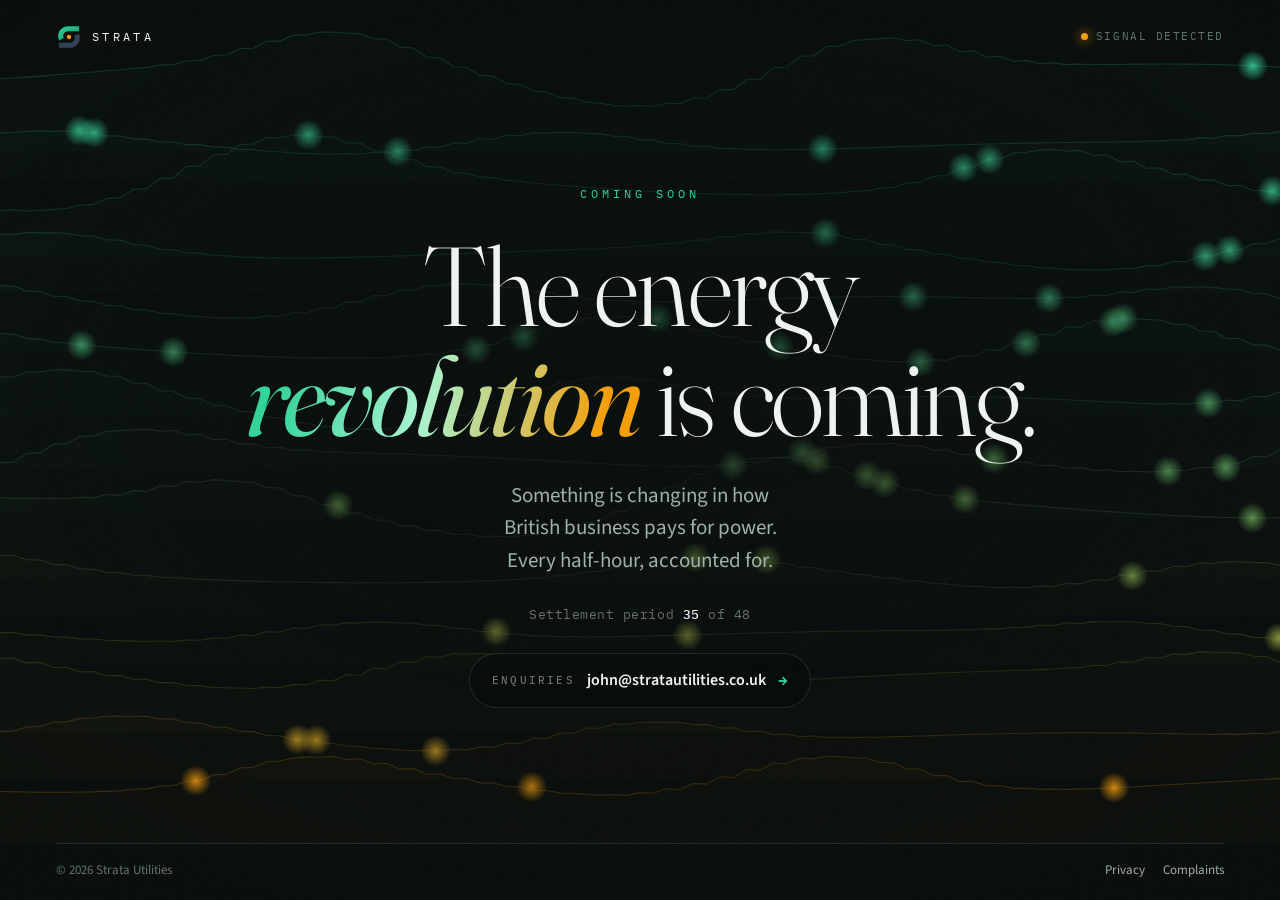
<file: index.html>
<!doctype html>
<html lang="en-GB">
<head>
<meta charset="utf-8">
<meta name="viewport" content="width=device-width, initial-scale=1, viewport-fit=cover">
<title>Strata Utilities | Coming soon</title>
<meta name="description" content="Something is changing in how British business pays for power. Strata Utilities, coming soon.">
<meta property="og:title" content="Strata Utilities | The energy revolution is coming">
<meta property="og:description" content="Something is changing in how British business pays for power.">
<meta property="og:type" content="website">
<meta property="og:url" content="https://stratautilities.co.uk/">
<meta property="og:locale" content="en_GB">
<meta name="theme-color" content="#060B0A">
<link rel="canonical" href="https://stratautilities.co.uk/">
<link rel="icon" type="image/svg+xml" href="favicon.svg">
<script defer src="https://cloud.umami.is/script.js" data-website-id="6cf53810-67fc-4087-b2c0-9109fc7898da"></script>
<link rel="preconnect" href="https://fonts.googleapis.com">
<link rel="preconnect" href="https://fonts.gstatic.com" crossorigin>
<link href="https://fonts.googleapis.com/css2?family=Fraunces:ital,opsz,wght@0,9..144,300..600;1,9..144,300..500&family=IBM+Plex+Mono:wght@400;500&family=Source+Sans+3:wght@400;600&display=swap" rel="stylesheet">
<style>
  :root{
    --bg:#060B0A; --ink:#EEF3F0; --ink-2:#9FB1A8; --ink-3:#62756C;
    --emerald:#34D399; --emerald-2:#059669; --amber:#F59E0B; --line:rgba(159,177,168,.18);
    --serif:"Fraunces",Georgia,serif; --sans:"Source Sans 3",system-ui,sans-serif; --mono:"IBM Plex Mono",ui-monospace,monospace;
  }
  *{box-sizing:border-box;margin:0}
  html,body{height:100%}
  body{background:var(--bg);color:var(--ink);font:16px/1.55 var(--sans);-webkit-font-smoothing:antialiased;overflow-x:hidden}
  canvas{position:fixed;inset:0;width:100%;height:100%;display:block;z-index:0}
  .veil{position:fixed;inset:0;z-index:1;pointer-events:none;
    background:radial-gradient(ellipse 70% 60% at 50% 45%,rgba(6,11,10,.82) 0%,rgba(6,11,10,.35) 55%,rgba(6,11,10,0) 100%)}
  .grain{position:fixed;inset:-50%;z-index:2;pointer-events:none;opacity:.05;
    background-image:url("data:image/svg+xml,%3Csvg xmlns='http://www.w3.org/2000/svg' width='160' height='160'%3E%3Cfilter id='n'%3E%3CfeTurbulence type='fractalNoise' baseFrequency='.9' numOctaves='2'/%3E%3C/filter%3E%3Crect width='100%25' height='100%25' filter='url(%23n)'/%3E%3C/svg%3E")}
  .page{position:relative;z-index:3;min-height:100%;display:grid;grid-template-rows:auto 1fr auto;padding:max(24px,env(safe-area-inset-top)) clamp(16px,5vw,56px) max(20px,env(safe-area-inset-bottom))}
  header{display:flex;justify-content:space-between;align-items:center;gap:16px}
  .brand{display:flex;align-items:center;gap:10px;font-family:var(--mono);font-size:12px;letter-spacing:.28em;text-transform:uppercase;color:var(--ink)}
  .brand img{width:26px;height:26px}
  .status{font-family:var(--mono);font-size:11px;letter-spacing:.14em;text-transform:uppercase;color:var(--ink-3);display:flex;align-items:center;gap:8px}
  .status i{width:7px;height:7px;border-radius:50%;background:var(--amber);box-shadow:0 0 12px var(--amber);animation:pulse 2.4s ease-in-out infinite}
  @keyframes pulse{50%{opacity:.25}}
  main{display:grid;place-items:center;text-align:center;padding:56px 0}
  .inner{max-width:880px;display:grid;justify-items:center;gap:28px}
  .eyebrow{font-family:var(--mono);font-size:12px;letter-spacing:.32em;text-transform:uppercase;color:var(--emerald)}
  h1{font-family:var(--serif);font-weight:300;font-size:clamp(44px,9vw,112px);line-height:.98;letter-spacing:-.025em;text-wrap:balance}
  h1 em{font-style:italic;font-weight:400;background:linear-gradient(100deg,var(--emerald) 10%,#A7F3D0 45%,var(--amber) 90%);-webkit-background-clip:text;background-clip:text;color:transparent}
  .lede{font-size:clamp(17px,2.1vw,21px);color:var(--ink-2);max-width:34ch;text-wrap:balance}
  .reveal{opacity:0;transform:translateY(14px);animation:rise 1.2s cubic-bezier(.2,.7,.2,1) forwards}
  .d1{animation-delay:.2s}.d2{animation-delay:.55s}.d3{animation-delay:.95s}.d4{animation-delay:1.35s}
  @keyframes rise{to{opacity:1;transform:none}}
  .ticker{font-family:var(--mono);font-size:13px;color:var(--ink-3);min-height:1.6em;letter-spacing:.04em}
  .ticker b{color:var(--ink);font-weight:500}
  .contact{display:inline-flex;align-items:center;gap:12px;padding:14px 22px;border:1px solid var(--line);border-radius:999px;color:var(--ink);text-decoration:none;font-weight:600;background:rgba(6,11,10,.55);backdrop-filter:blur(8px);transition:border-color .25s,box-shadow .25s,transform .25s}
  .contact:hover,.contact:focus-visible{border-color:var(--emerald);box-shadow:0 0 0 4px rgba(52,211,153,.12),0 0 40px rgba(52,211,153,.18);transform:translateY(-1px);outline:none}
  .contact span{font-family:var(--mono);font-size:11px;letter-spacing:.2em;text-transform:uppercase;color:var(--ink-3);font-weight:500}
  .contact .arrow{color:var(--emerald);transition:transform .25s}
  .contact:hover .arrow{transform:translateX(3px)}
  footer{display:flex;justify-content:space-between;gap:12px 24px;flex-wrap:wrap;font-size:13px;color:var(--ink-3);border-top:1px solid var(--line);padding-top:16px}
  footer a{color:var(--ink-2);text-decoration:none}
  footer a:hover{color:var(--ink)}
  footer nav{display:flex;gap:18px}
  @media (max-width:560px){.status{display:none}.contact{flex-direction:column;gap:4px;border-radius:18px}.contact .arrow{display:none}}
  @media (prefers-reduced-motion:reduce){*{animation:none!important;transition:none!important}.reveal{opacity:1;transform:none}}
</style>
</head>
<body>
<canvas id="field" aria-hidden="true"></canvas>
<div class="veil"></div>
<div class="grain"></div>

<div class="page">
  <header>
    <div class="brand"><img src="favicon.svg" alt="">Strata</div>
    <div class="status"><i></i>Signal detected</div>
  </header>

  <main>
    <div class="inner">
      <p class="eyebrow reveal d1">Coming soon</p>
      <h1 class="reveal d2">The energy <em>revolution</em> is coming.</h1>
      <p class="lede reveal d3">Something is changing in how British business pays for power. Every half-hour, accounted for.</p>
      <p class="ticker reveal d3" id="ticker" aria-live="off">&nbsp;</p>
      <a class="contact reveal d4" href="mailto:john@stratautilities.co.uk?subject=Strata%20Utilities%20enquiry">
        <span>Enquiries</span>john@stratautilities.co.uk<b class="arrow" aria-hidden="true">→</b>
      </a>
    </div>
  </main>

  <footer>
    <div>© <span id="yr">2026</span> Strata Utilities</div>
    <nav aria-label="Legal"><a href="privacy.html">Privacy</a><a href="complaints.html">Complaints</a></nav>
  </footer>
</div>

<script>
document.getElementById('yr').textContent = new Date().getFullYear();

/* Ticker: cryptic half-hour counter */
(function(){
  const el = document.getElementById('ticker');
  const lines = [
    () => { const d=new Date(); const p=d.getHours()*2+(d.getMinutes()>=30?1:0)+1; return `Settlement period <b>${String(p).padStart(2,'0')}</b> of 48`; },
    () => `<b>17,520</b> half-hours a year. Most go unchecked.`,
    () => `Your meter already knows. <b>Soon, so will you.</b>`
  ];
  let i = 0;
  const show = () => { el.innerHTML = lines[i % lines.length](); i++; };
  show(); setInterval(show, 4200);
})();

/* Field: layered half-hourly energy waveforms (strata) with drifting sparks */
(function(){
  const c = document.getElementById('field'), x = c.getContext('2d');
  const reduce = matchMedia('(prefers-reduced-motion: reduce)').matches;
  let W, H, dpr, layers = [], sparks = [];
  function size(){
    dpr = Math.min(devicePixelRatio || 1, 2);
    W = c.width = innerWidth * dpr; H = c.height = innerHeight * dpr;
    const n = innerWidth < 600 ? 9 : 14;
    layers = Array.from({length:n}, (_, k) => ({
      y: H * (0.12 + 0.78 * k / (n - 1)),
      amp: H * (0.018 + Math.random() * 0.03),
      speed: 0.00012 + Math.random() * 0.00022,
      phase: Math.random() * 1000,
      hue: k / (n - 1)
    }));
    sparks = Array.from({length: innerWidth < 600 ? 24 : 48}, newSpark);
  }
  function newSpark(){ return { l: Math.floor(Math.random() * layers.length), t: Math.random(), v: 0.0005 + Math.random() * 0.0012 }; }
  /* a day-shaped load profile: overnight base, morning ramp, midday dip (solar), evening peak */
  function profile(u){
    const h = u * 24;
    return 0.35 + 0.35*Math.exp(-((h-7.5)**2)/4) + 0.45*Math.exp(-((h-17.5)**2)/5) - 0.25*Math.exp(-((h-13)**2)/6);
  }
  function colour(a, h){
    const r = Math.round(52 + (245-52)*h*h), g = Math.round(211 + (158-211)*h*h), b = Math.round(153 + (11-153)*h*h);
    return `rgba(${r},${g},${b},${a})`;
  }
  function yAt(L, u, t){
    const s = 48, idx = Math.floor(u * s) / s;          // stepped like half-hourly data
    const p = profile((idx + t * L.speed * 60) % 1);
    return L.y - p * L.amp * 2.2 + Math.sin(u * 9 + L.phase + t * L.speed * 4) * L.amp * 0.25;
  }
  function frame(ts){
    const t = ts || 0;
    x.clearRect(0, 0, W, H);
    for (const L of layers){
      x.beginPath();
      for (let i = 0; i <= 96; i++){ const u = i / 96, px = u * W, py = yAt(L, u, t); i ? x.lineTo(px, py) : x.moveTo(px, py); }
      x.strokeStyle = colour(0.22, L.hue); x.lineWidth = 1.1 * dpr; x.stroke();
      x.lineTo(W, L.y + L.amp); x.lineTo(0, L.y + L.amp); x.closePath();
      x.fillStyle = colour(0.018, L.hue); x.fill();
    }
    for (const s of sparks){
      const L = layers[s.l]; if (!L) continue;
      if (!reduce) s.t += s.v; if (s.t > 1){ Object.assign(s, newSpark(), { t: 0 }); continue; }
      const px = s.t * W, py = yAt(L, s.t, t), r = 2.2 * dpr;
      const g = x.createRadialGradient(px, py, 0, px, py, r * 7);
      g.addColorStop(0, colour(0.9, L.hue)); g.addColorStop(1, colour(0, L.hue));
      x.fillStyle = g; x.beginPath(); x.arc(px, py, r * 7, 0, Math.PI * 2); x.fill();
    }
    if (!reduce) requestAnimationFrame(frame);
  }
  addEventListener('resize', () => { size(); if (reduce) frame(0); });
  size(); reduce ? frame(0) : requestAnimationFrame(frame);
})();
</script>
</body>
</html>
</file>
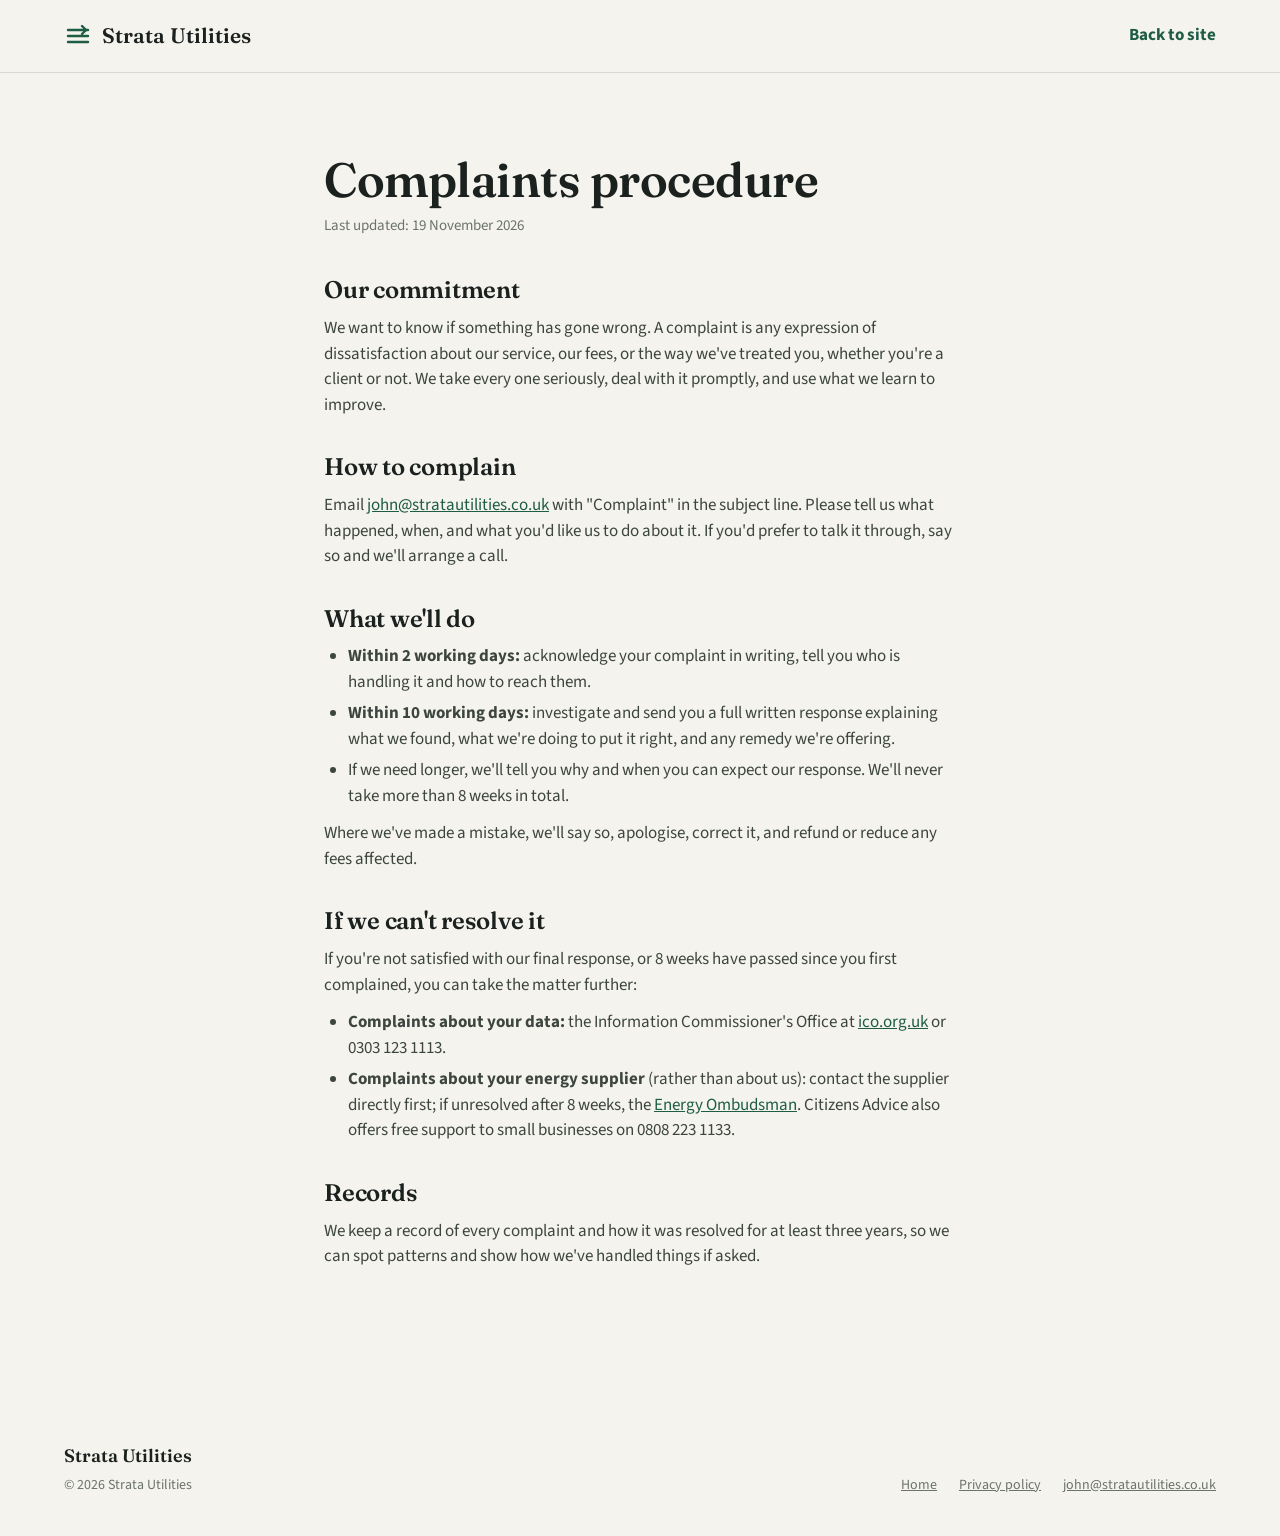
<file: complaints.html>
<!doctype html>
<html lang="en-GB">
<head>
<meta charset="utf-8">
<meta name="viewport" content="width=device-width, initial-scale=1">
<title>Complaints procedure | Strata Utilities</title>
<meta name="description" content="How to raise a complaint with Strata Utilities, what we'll do about it, and where to go if you're not satisfied.">
<link rel="canonical" href="https://stratautilities.co.uk/complaints.html">
<link rel="icon" type="image/svg+xml" href="favicon.svg">
<meta name="theme-color" content="#1E5C45">
<link rel="preconnect" href="https://fonts.googleapis.com">
<link rel="preconnect" href="https://fonts.gstatic.com" crossorigin>
<link href="https://fonts.googleapis.com/css2?family=Fraunces:opsz,wght@9..144,500;9..144,600&family=Source+Sans+3:wght@400;600;700&display=swap" rel="stylesheet">
<link rel="stylesheet" href="styles.css">
<script defer src="https://cloud.umami.is/script.js" data-website-id="6cf53810-67fc-4087-b2c0-9109fc7898da"></script>
</head>
<body>

<header class="nav nav--slim">
  <div class="wrap nav__in">
    <a class="brand" href="index.html" aria-label="Strata Utilities home">
      <svg width="28" height="28" viewBox="0 0 28 28" fill="none" stroke="#1E5C45" stroke-width="2.4" stroke-linecap="round" aria-hidden="true"><path d="M4 8h20"/><path d="M4 14h20"/><path d="M4 20h20"/><path d="M18 4l4 4-4 4"/></svg>
      Strata Utilities
    </a>
    <a class="link-arrow" href="index.html">Back to site</a>
  </div>
</header>

<main class="page">
  <h1>Complaints procedure</h1>
  <p class="page__date">Last updated: 19 November 2026</p>

  <section>
    <h2>Our commitment</h2>
    <p>We want to know if something has gone wrong. A complaint is any expression of dissatisfaction about our service, our fees, or the way we've treated you, whether you're a client or not. We take every one seriously, deal with it promptly, and use what we learn to improve.</p>
  </section>

  <section>
    <h2>How to complain</h2>
    <p>Email <a href="mailto:john@stratautilities.co.uk">john@stratautilities.co.uk</a> with "Complaint" in the subject line. Please tell us what happened, when, and what you'd like us to do about it. If you'd prefer to talk it through, say so and we'll arrange a call.</p>
  </section>

  <section>
    <h2>What we'll do</h2>
    <ul>
      <li><strong>Within 2 working days:</strong> acknowledge your complaint in writing, tell you who is handling it and how to reach them.</li>
      <li><strong>Within 10 working days:</strong> investigate and send you a full written response explaining what we found, what we're doing to put it right, and any remedy we're offering.</li>
      <li>If we need longer, we'll tell you why and when you can expect our response. We'll never take more than 8 weeks in total.</li>
    </ul>
    <p>Where we've made a mistake, we'll say so, apologise, correct it, and refund or reduce any fees affected.</p>
  </section>

  <section>
    <h2>If we can't resolve it</h2>
    <p>If you're not satisfied with our final response, or 8 weeks have passed since you first complained, you can take the matter further:</p>
    <ul>
      <li><strong>Complaints about your data:</strong> the Information Commissioner's Office at <a href="https://ico.org.uk/make-a-complaint/" rel="noopener">ico.org.uk</a> or 0303 123 1113.</li>
      <li><strong>Complaints about your energy supplier</strong> (rather than about us): contact the supplier directly first; if unresolved after 8 weeks, the <a href="https://www.energyombudsman.org/" rel="noopener">Energy Ombudsman</a>. Citizens Advice also offers free support to small businesses on 0808 223 1133.</li>
    </ul>
  </section>

  <section>
    <h2>Records</h2>
    <p>We keep a record of every complaint and how it was resolved for at least three years, so we can spot patterns and show how we've handled things if asked.</p>
  </section>
</main>

<footer class="wrap footer">
  <div class="footer__brand">
    <b>Strata Utilities</b>
    <span>© 2026 Strata Utilities</span>
  </div>
  <div class="footer__links">
    <a href="index.html">Home</a>
    <a href="privacy.html">Privacy policy</a>
    <a href="mailto:john@stratautilities.co.uk">john@stratautilities.co.uk</a>
  </div>
</footer>
</body>
</html>
</file>
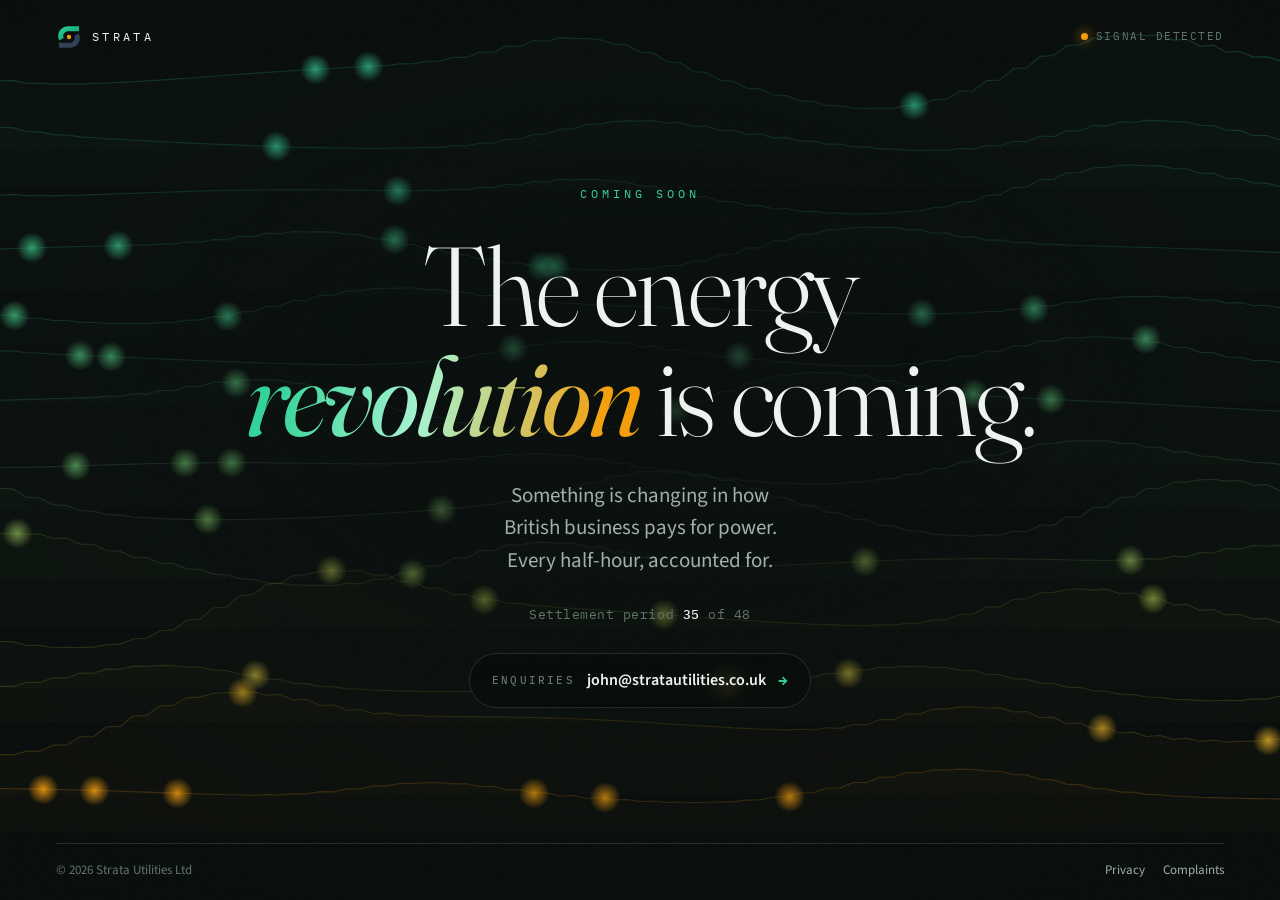
<file: holding.html>
<!doctype html>
<html lang="en-GB">
<head>
<meta charset="utf-8">
<meta name="viewport" content="width=device-width, initial-scale=1, viewport-fit=cover">
<title>Strata Utilities | Coming soon</title>
<meta name="description" content="Something is changing in how British business pays for power. Strata Utilities, coming soon.">
<meta property="og:title" content="Strata Utilities | The energy revolution is coming">
<meta property="og:description" content="Something is changing in how British business pays for power.">
<meta property="og:type" content="website">
<meta property="og:url" content="https://stratautilities.co.uk/">
<meta property="og:locale" content="en_GB">
<meta name="theme-color" content="#060B0A">
<link rel="canonical" href="https://stratautilities.co.uk/">
<link rel="icon" type="image/svg+xml" href="favicon.svg">
<script defer src="https://cloud.umami.is/script.js" data-website-id="6cf53810-67fc-4087-b2c0-9109fc7898da"></script>
<link rel="preconnect" href="https://fonts.googleapis.com">
<link rel="preconnect" href="https://fonts.gstatic.com" crossorigin>
<link href="https://fonts.googleapis.com/css2?family=Fraunces:ital,opsz,wght@0,9..144,300..600;1,9..144,300..500&family=IBM+Plex+Mono:wght@400;500&family=Source+Sans+3:wght@400;600&display=swap" rel="stylesheet">
<style>
  :root{
    --bg:#060B0A; --ink:#EEF3F0; --ink-2:#9FB1A8; --ink-3:#62756C;
    --emerald:#34D399; --emerald-2:#059669; --amber:#F59E0B; --line:rgba(159,177,168,.18);
    --serif:"Fraunces",Georgia,serif; --sans:"Source Sans 3",system-ui,sans-serif; --mono:"IBM Plex Mono",ui-monospace,monospace;
  }
  *{box-sizing:border-box;margin:0}
  html,body{height:100%}
  body{background:var(--bg);color:var(--ink);font:16px/1.55 var(--sans);-webkit-font-smoothing:antialiased;overflow-x:hidden}
  canvas{position:fixed;inset:0;width:100%;height:100%;display:block;z-index:0}
  .veil{position:fixed;inset:0;z-index:1;pointer-events:none;
    background:radial-gradient(ellipse 70% 60% at 50% 45%,rgba(6,11,10,.82) 0%,rgba(6,11,10,.35) 55%,rgba(6,11,10,0) 100%)}
  .grain{position:fixed;inset:-50%;z-index:2;pointer-events:none;opacity:.05;
    background-image:url("data:image/svg+xml,%3Csvg xmlns='http://www.w3.org/2000/svg' width='160' height='160'%3E%3Cfilter id='n'%3E%3CfeTurbulence type='fractalNoise' baseFrequency='.9' numOctaves='2'/%3E%3C/filter%3E%3Crect width='100%25' height='100%25' filter='url(%23n)'/%3E%3C/svg%3E")}
  .page{position:relative;z-index:3;min-height:100%;display:grid;grid-template-rows:auto 1fr auto;padding:max(24px,env(safe-area-inset-top)) clamp(16px,5vw,56px) max(20px,env(safe-area-inset-bottom))}
  header{display:flex;justify-content:space-between;align-items:center;gap:16px}
  .brand{display:flex;align-items:center;gap:10px;font-family:var(--mono);font-size:12px;letter-spacing:.28em;text-transform:uppercase;color:var(--ink)}
  .brand img{width:26px;height:26px}
  .status{font-family:var(--mono);font-size:11px;letter-spacing:.14em;text-transform:uppercase;color:var(--ink-3);display:flex;align-items:center;gap:8px}
  .status i{width:7px;height:7px;border-radius:50%;background:var(--amber);box-shadow:0 0 12px var(--amber);animation:pulse 2.4s ease-in-out infinite}
  @keyframes pulse{50%{opacity:.25}}
  main{display:grid;place-items:center;text-align:center;padding:56px 0}
  .inner{max-width:880px;display:grid;justify-items:center;gap:28px}
  .eyebrow{font-family:var(--mono);font-size:12px;letter-spacing:.32em;text-transform:uppercase;color:var(--emerald)}
  h1{font-family:var(--serif);font-weight:300;font-size:clamp(44px,9vw,112px);line-height:.98;letter-spacing:-.025em;text-wrap:balance}
  h1 em{font-style:italic;font-weight:400;background:linear-gradient(100deg,var(--emerald) 10%,#A7F3D0 45%,var(--amber) 90%);-webkit-background-clip:text;background-clip:text;color:transparent}
  .lede{font-size:clamp(17px,2.1vw,21px);color:var(--ink-2);max-width:34ch;text-wrap:balance}
  .reveal{opacity:0;transform:translateY(14px);animation:rise 1.2s cubic-bezier(.2,.7,.2,1) forwards}
  .d1{animation-delay:.2s}.d2{animation-delay:.55s}.d3{animation-delay:.95s}.d4{animation-delay:1.35s}
  @keyframes rise{to{opacity:1;transform:none}}
  .ticker{font-family:var(--mono);font-size:13px;color:var(--ink-3);min-height:1.6em;letter-spacing:.04em}
  .ticker b{color:var(--ink);font-weight:500}
  .contact{display:inline-flex;align-items:center;gap:12px;padding:14px 22px;border:1px solid var(--line);border-radius:999px;color:var(--ink);text-decoration:none;font-weight:600;background:rgba(6,11,10,.55);backdrop-filter:blur(8px);transition:border-color .25s,box-shadow .25s,transform .25s}
  .contact:hover,.contact:focus-visible{border-color:var(--emerald);box-shadow:0 0 0 4px rgba(52,211,153,.12),0 0 40px rgba(52,211,153,.18);transform:translateY(-1px);outline:none}
  .contact span{font-family:var(--mono);font-size:11px;letter-spacing:.2em;text-transform:uppercase;color:var(--ink-3);font-weight:500}
  .contact .arrow{color:var(--emerald);transition:transform .25s}
  .contact:hover .arrow{transform:translateX(3px)}
  footer{display:flex;justify-content:space-between;gap:12px 24px;flex-wrap:wrap;font-size:13px;color:var(--ink-3);border-top:1px solid var(--line);padding-top:16px}
  footer a{color:var(--ink-2);text-decoration:none}
  footer a:hover{color:var(--ink)}
  footer nav{display:flex;gap:18px}
  @media (max-width:560px){.status{display:none}.contact{flex-direction:column;gap:4px;border-radius:18px}.contact .arrow{display:none}}
  @media (prefers-reduced-motion:reduce){*{animation:none!important;transition:none!important}.reveal{opacity:1;transform:none}}
</style>
</head>
<body>
<canvas id="field" aria-hidden="true"></canvas>
<div class="veil"></div>
<div class="grain"></div>

<div class="page">
  <header>
    <div class="brand"><img src="favicon.svg" alt="">Strata</div>
    <div class="status"><i></i>Signal detected</div>
  </header>

  <main>
    <div class="inner">
      <p class="eyebrow reveal d1">Coming soon</p>
      <h1 class="reveal d2">The energy <em>revolution</em> is coming.</h1>
      <p class="lede reveal d3">Something is changing in how British business pays for power. Every half-hour, accounted for.</p>
      <p class="ticker reveal d3" id="ticker" aria-live="off">&nbsp;</p>
      <a class="contact reveal d4" href="mailto:john@stratautilities.co.uk?subject=Strata%20Utilities%20enquiry">
        <span>Enquiries</span>john@stratautilities.co.uk<b class="arrow" aria-hidden="true">→</b>
      </a>
    </div>
  </main>

  <footer>
    <div>© <span id="yr">2026</span> Strata Utilities Ltd</div>
    <nav aria-label="Legal"><a href="privacy.html">Privacy</a><a href="complaints.html">Complaints</a></nav>
  </footer>
</div>

<script>
document.getElementById('yr').textContent = new Date().getFullYear();

/* Ticker: cryptic half-hour counter */
(function(){
  const el = document.getElementById('ticker');
  const lines = [
    () => { const d=new Date(); const p=d.getHours()*2+(d.getMinutes()>=30?1:0)+1; return `Settlement period <b>${String(p).padStart(2,'0')}</b> of 48`; },
    () => `<b>17,520</b> half-hours a year. Most go unchecked.`,
    () => `Your meter already knows. <b>Soon, so will you.</b>`
  ];
  let i = 0;
  const show = () => { el.innerHTML = lines[i % lines.length](); i++; };
  show(); setInterval(show, 4200);
})();

/* Field: layered half-hourly energy waveforms (strata) with drifting sparks */
(function(){
  const c = document.getElementById('field'), x = c.getContext('2d');
  const reduce = matchMedia('(prefers-reduced-motion: reduce)').matches;
  let W, H, dpr, layers = [], sparks = [];
  function size(){
    dpr = Math.min(devicePixelRatio || 1, 2);
    W = c.width = innerWidth * dpr; H = c.height = innerHeight * dpr;
    const n = innerWidth < 600 ? 9 : 14;
    layers = Array.from({length:n}, (_, k) => ({
      y: H * (0.12 + 0.78 * k / (n - 1)),
      amp: H * (0.018 + Math.random() * 0.03),
      speed: 0.00012 + Math.random() * 0.00022,
      phase: Math.random() * 1000,
      hue: k / (n - 1)
    }));
    sparks = Array.from({length: innerWidth < 600 ? 24 : 48}, newSpark);
  }
  function newSpark(){ return { l: Math.floor(Math.random() * layers.length), t: Math.random(), v: 0.0005 + Math.random() * 0.0012 }; }
  /* a day-shaped load profile: overnight base, morning ramp, midday dip (solar), evening peak */
  function profile(u){
    const h = u * 24;
    return 0.35 + 0.35*Math.exp(-((h-7.5)**2)/4) + 0.45*Math.exp(-((h-17.5)**2)/5) - 0.25*Math.exp(-((h-13)**2)/6);
  }
  function colour(a, h){
    const r = Math.round(52 + (245-52)*h*h), g = Math.round(211 + (158-211)*h*h), b = Math.round(153 + (11-153)*h*h);
    return `rgba(${r},${g},${b},${a})`;
  }
  function yAt(L, u, t){
    const s = 48, idx = Math.floor(u * s) / s;          // stepped like half-hourly data
    const p = profile((idx + t * L.speed * 60) % 1);
    return L.y - p * L.amp * 2.2 + Math.sin(u * 9 + L.phase + t * L.speed * 4) * L.amp * 0.25;
  }
  function frame(ts){
    const t = ts || 0;
    x.clearRect(0, 0, W, H);
    for (const L of layers){
      x.beginPath();
      for (let i = 0; i <= 96; i++){ const u = i / 96, px = u * W, py = yAt(L, u, t); i ? x.lineTo(px, py) : x.moveTo(px, py); }
      x.strokeStyle = colour(0.22, L.hue); x.lineWidth = 1.1 * dpr; x.stroke();
      x.lineTo(W, L.y + L.amp); x.lineTo(0, L.y + L.amp); x.closePath();
      x.fillStyle = colour(0.018, L.hue); x.fill();
    }
    for (const s of sparks){
      const L = layers[s.l]; if (!L) continue;
      if (!reduce) s.t += s.v; if (s.t > 1){ Object.assign(s, newSpark(), { t: 0 }); continue; }
      const px = s.t * W, py = yAt(L, s.t, t), r = 2.2 * dpr;
      const g = x.createRadialGradient(px, py, 0, px, py, r * 7);
      g.addColorStop(0, colour(0.9, L.hue)); g.addColorStop(1, colour(0, L.hue));
      x.fillStyle = g; x.beginPath(); x.arc(px, py, r * 7, 0, Math.PI * 2); x.fill();
    }
    if (!reduce) requestAnimationFrame(frame);
  }
  addEventListener('resize', () => { size(); if (reduce) frame(0); });
  size(); reduce ? frame(0) : requestAnimationFrame(frame);
})();
</script>
</body>
</html>
</file>
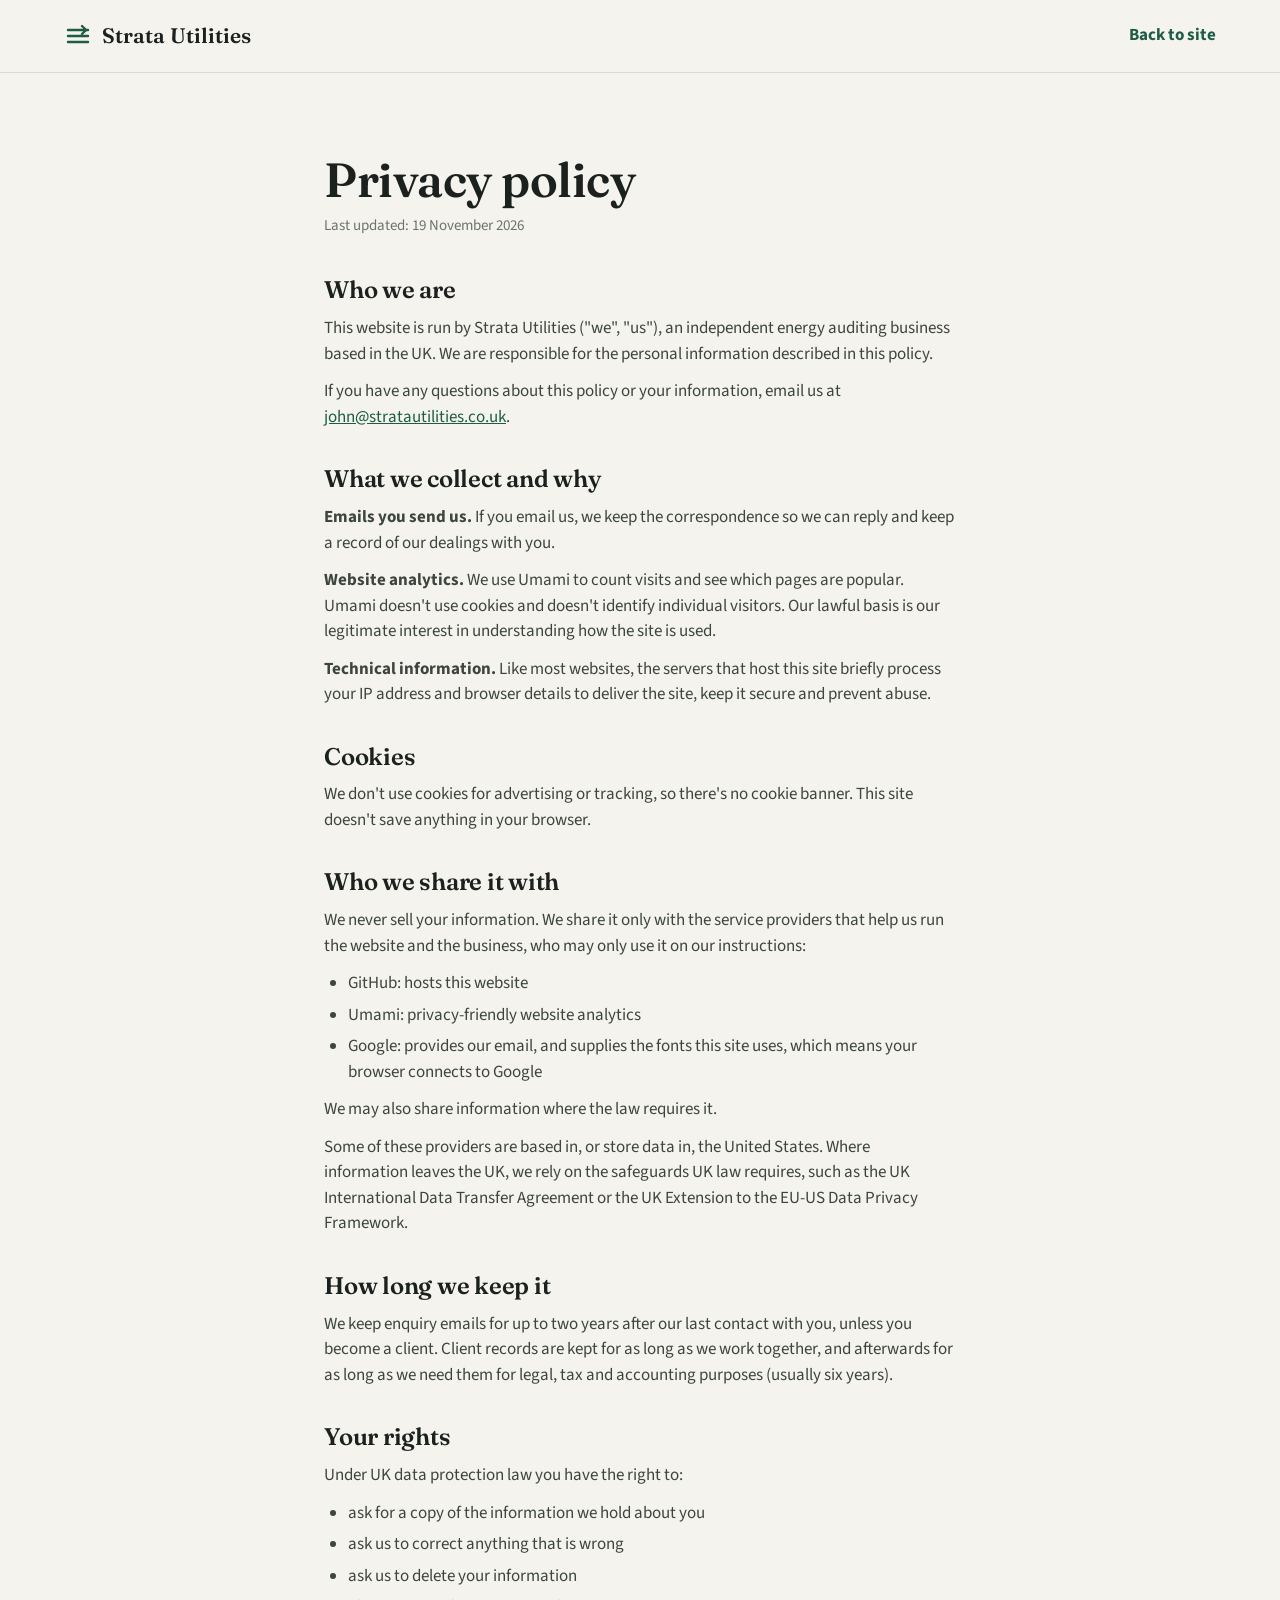
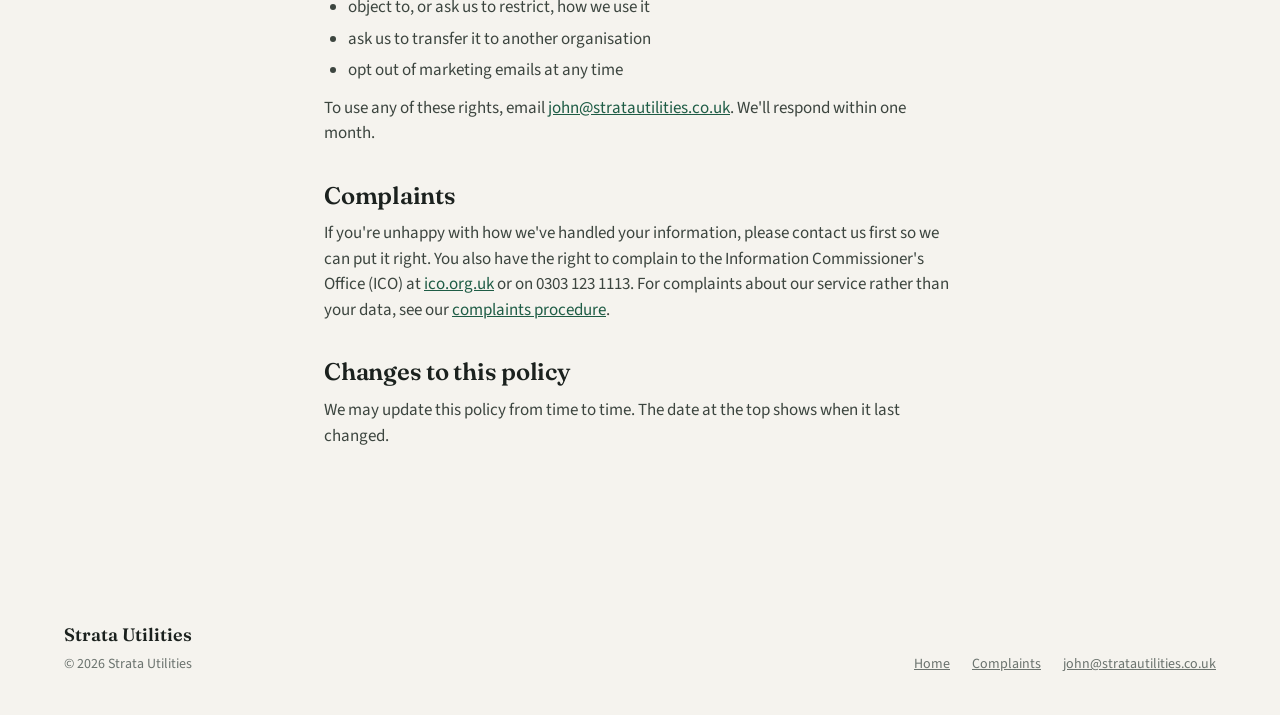
<file: privacy.html>
<!doctype html>
<html lang="en-GB">
<head>
<meta charset="utf-8">
<meta name="viewport" content="width=device-width, initial-scale=1">
<title>Privacy policy | Strata Utilities</title>
<meta name="description" content="How Strata Utilities collects, uses and protects your personal information.">
<link rel="canonical" href="https://stratautilities.co.uk/privacy.html">
<link rel="icon" type="image/svg+xml" href="favicon.svg">
<meta name="theme-color" content="#1E5C45">
<link rel="preconnect" href="https://fonts.googleapis.com">
<link rel="preconnect" href="https://fonts.gstatic.com" crossorigin>
<link href="https://fonts.googleapis.com/css2?family=Fraunces:opsz,wght@9..144,500;9..144,600&family=Source+Sans+3:wght@400;600;700&display=swap" rel="stylesheet">
<link rel="stylesheet" href="styles.css">
<script defer src="https://cloud.umami.is/script.js" data-website-id="6cf53810-67fc-4087-b2c0-9109fc7898da"></script>
</head>
<body>

<header class="nav nav--slim">
  <div class="wrap nav__in">
    <a class="brand" href="index.html" aria-label="Strata Utilities home">
      <svg width="28" height="28" viewBox="0 0 28 28" fill="none" stroke="#1E5C45" stroke-width="2.4" stroke-linecap="round" aria-hidden="true"><path d="M4 8h20"/><path d="M4 14h20"/><path d="M4 20h20"/><path d="M18 4l4 4-4 4"/></svg>
      Strata Utilities
    </a>
    <a class="link-arrow" href="index.html">Back to site</a>
  </div>
</header>

<main class="page">
  <h1>Privacy policy</h1>
  <p class="page__date">Last updated: 19 November 2026</p>

  <section>
    <h2>Who we are</h2>
    <p>This website is run by Strata Utilities ("we", "us"), an independent energy auditing business based in the UK. We are responsible for the personal information described in this policy.</p>
    <p>If you have any questions about this policy or your information, email us at <a href="mailto:john@stratautilities.co.uk">john@stratautilities.co.uk</a>.</p>
  </section>

  <section>
    <h2>What we collect and why</h2>
    <p><strong>Emails you send us.</strong> If you email us, we keep the correspondence so we can reply and keep a record of our dealings with you.</p>
    <p><strong>Website analytics.</strong> We use Umami to count visits and see which pages are popular. Umami doesn't use cookies and doesn't identify individual visitors. Our lawful basis is our legitimate interest in understanding how the site is used.</p>
    <p><strong>Technical information.</strong> Like most websites, the servers that host this site briefly process your IP address and browser details to deliver the site, keep it secure and prevent abuse.</p>
  </section>

  <section>
    <h2>Cookies</h2>
    <p>We don't use cookies for advertising or tracking, so there's no cookie banner. This site doesn't save anything in your browser.</p>
  </section>

  <section>
    <h2>Who we share it with</h2>
    <p>We never sell your information. We share it only with the service providers that help us run the website and the business, who may only use it on our instructions:</p>
    <ul>
      <li>GitHub: hosts this website</li>
      <li>Umami: privacy-friendly website analytics</li>
      <li>Google: provides our email, and supplies the fonts this site uses, which means your browser connects to Google</li>
    </ul>
    <p>We may also share information where the law requires it.</p>
    <p>Some of these providers are based in, or store data in, the United States. Where information leaves the UK, we rely on the safeguards UK law requires, such as the UK International Data Transfer Agreement or the UK Extension to the EU-US Data Privacy Framework.</p>
  </section>

  <section>
    <h2>How long we keep it</h2>
    <p>We keep enquiry emails for up to two years after our last contact with you, unless you become a client. Client records are kept for as long as we work together, and afterwards for as long as we need them for legal, tax and accounting purposes (usually six years).</p>
  </section>

  <section>
    <h2>Your rights</h2>
    <p>Under UK data protection law you have the right to:</p>
    <ul>
      <li>ask for a copy of the information we hold about you</li>
      <li>ask us to correct anything that is wrong</li>
      <li>ask us to delete your information</li>
      <li>object to, or ask us to restrict, how we use it</li>
      <li>ask us to transfer it to another organisation</li>
      <li>opt out of marketing emails at any time</li>
    </ul>
    <p>To use any of these rights, email <a href="mailto:john@stratautilities.co.uk">john@stratautilities.co.uk</a>. We'll respond within one month.</p>
  </section>

  <section>
    <h2>Complaints</h2>
    <p>If you're unhappy with how we've handled your information, please contact us first so we can put it right. You also have the right to complain to the Information Commissioner's Office (ICO) at <a href="https://ico.org.uk/make-a-complaint/" rel="noopener">ico.org.uk</a> or on 0303 123 1113. For complaints about our service rather than your data, see our <a href="complaints.html">complaints procedure</a>.</p>
  </section>

  <section>
    <h2>Changes to this policy</h2>
    <p>We may update this policy from time to time. The date at the top shows when it last changed.</p>
  </section>
</main>

<footer class="wrap footer">
  <div class="footer__brand">
    <b>Strata Utilities</b>
    <span>© 2026 Strata Utilities</span>
  </div>
  <div class="footer__links">
    <a href="index.html">Home</a>
    <a href="complaints.html">Complaints</a>
    <a href="mailto:john@stratautilities.co.uk">john@stratautilities.co.uk</a>
  </div>
</footer>
</body>
</html>
</file>
<file: styles.css>
/* Strata Utilities site styles. Plain CSS, no build step: edit this file directly. */
:root{
  --bg:#F5F3EE; --bg-2:#ECE8E0; --surface:#FFFFFF; --line:#DDD8CF; --line-2:#B9B3A8;
  --ink:#1B211E; --ink-2:#3C453F; --muted:#6B736E;
  --green:#1E5C45; --green-dark:#143F2F; --green-light:#7FC8A5; --green-pale:#D6EBDF; --green-tint:#BFE0CF;
  --red:#B4443A; --dark:#1B211E; --dark-line:#3A443E; --dark-text:#C9CFCA;
  --serif:'Fraunces',Georgia,'Times New Roman',serif;
  --sans:'Source Sans 3',system-ui,-apple-system,'Segoe UI',sans-serif;
  --gutter:clamp(20px,5vw,72px);
}
*{box-sizing:border-box}
html{scroll-behavior:smooth}
body{margin:0;background:var(--bg);color:var(--ink);font-family:var(--sans);font-size:17px;line-height:1.5;-webkit-font-smoothing:antialiased}
h1,h2,h3{font-family:var(--serif);font-weight:600;letter-spacing:-0.01em;margin:0;line-height:1.12}
p{margin:0}
a{color:var(--green)}a:hover{color:var(--green-dark)}
img,svg{display:block}
.wrap{padding-left:var(--gutter);padding-right:var(--gutter);max-width:1280px;margin:0 auto}
.eyebrow{font-size:14px;font-weight:700;letter-spacing:.08em;text-transform:uppercase;color:var(--green)}
.eyebrow--muted{color:var(--muted)}
.lede{font-size:clamp(17px,1.5vw,19px);color:var(--ink-2)}
.btn{display:inline-flex;align-items:center;gap:8px;text-decoration:none;font-weight:700;font-size:17px;padding:14px 24px;border-radius:8px;min-height:48px;border:1.5px solid transparent;cursor:pointer;font-family:inherit}
.btn--primary{background:var(--green);color:#fff}.btn--primary:hover{background:var(--green-dark);color:#fff}
.btn--ghost{background:transparent;color:var(--ink);border-color:var(--line-2)}.btn--ghost:hover{border-color:var(--ink);color:var(--ink)}
.link-arrow{display:inline-flex;align-items:center;gap:8px;font-weight:700;font-size:17px;text-decoration:none}
.link-arrow svg{transition:transform .15s}.link-arrow:hover svg{transform:translateX(3px)}
.icon{flex-shrink:0}
.card{background:var(--surface);border:1px solid var(--line);border-radius:16px;padding:28px}
.check-row{display:flex;gap:12px;align-items:flex-start}
.sr-only{position:absolute;width:1px;height:1px;overflow:hidden;clip:rect(0 0 0 0);white-space:nowrap}

/* NAV */
.nav{border-bottom:1px solid var(--line);background:var(--bg);position:sticky;top:0;z-index:10}
.nav__in{display:flex;align-items:center;justify-content:space-between;height:72px}
.brand{display:flex;align-items:center;gap:10px;text-decoration:none;color:var(--ink);font-family:var(--serif);font-weight:600;font-size:21px}
.nav__links{display:flex;align-items:center;gap:28px;font-weight:600;font-size:16px}
.nav__links a{text-decoration:none;color:var(--ink)}
.nav__links a:hover{color:var(--green)}
.nav__links .btn{padding:10px 18px;min-height:44px;font-size:16px}
.nav__toggle{display:none;background:none;border:1px solid var(--line-2);border-radius:8px;width:44px;height:44px;align-items:center;justify-content:center;cursor:pointer}
@media(max-width:900px){
  .nav__toggle{display:inline-flex}
  .nav__links{display:none;position:absolute;left:0;right:0;top:72px;flex-direction:column;align-items:stretch;gap:0;background:var(--bg);border-bottom:1px solid var(--line);padding:8px var(--gutter) 16px}
  .nav__links a{padding:14px 0;border-top:1px solid var(--line)}
  .nav__links .btn{margin-top:12px;justify-content:center}
  .nav.is-open .nav__links{display:flex}
}

/* HERO */
.hero{padding-top:clamp(56px,8vw,96px);padding-bottom:clamp(48px,6vw,80px);display:grid;grid-template-columns:7fr 5fr;gap:48px;align-items:center}
.hero__copy{display:flex;flex-direction:column;gap:24px}
.hero h1{font-size:clamp(38px,5vw,62px);line-height:1.05}
.hero .lede{font-size:clamp(18px,1.7vw,21px);max-width:600px}
.hero__cta{display:flex;flex-wrap:wrap;gap:14px;padding-top:4px}
.hero__proof{display:flex;flex-direction:column;gap:14px}
.hero__proof .check-row{gap:14px}
@media(max-width:900px){.hero{grid-template-columns:1fr;gap:32px}}

/* CONTRAST */
.contrast{padding-bottom:clamp(64px,8vw,96px);display:flex;flex-direction:column;gap:32px}
.contrast__head{max-width:720px;display:flex;flex-direction:column;gap:12px}
.contrast h2,.section h2{font-size:clamp(30px,3.4vw,40px)}
.contrast__grid{display:grid;grid-template-columns:1fr 1fr;gap:24px}
.contrast__col{display:flex;flex-direction:column;gap:16px;padding:32px;border-radius:16px;background:var(--bg-2)}
.contrast__col--us{background:var(--green);color:#fff}
.contrast__col--us .eyebrow{color:var(--green-tint)}
@media(max-width:760px){.contrast__grid{grid-template-columns:1fr}}

/* GENERIC SECTION */
.section{padding:clamp(64px,8vw,88px) 0}
.section--white{background:var(--surface);border-top:1px solid var(--line);border-bottom:1px solid var(--line)}
.section--dark{background:var(--dark);color:var(--bg)}
.section--dark .lede{color:var(--dark-text)}
.split{display:grid;grid-template-columns:1fr 1fr;gap:clamp(32px,5vw,72px);align-items:start}
.split__copy{display:flex;flex-direction:column;gap:20px}
.split__copy h2{font-size:clamp(32px,3.6vw,44px)}
.feature-list{display:flex;flex-direction:column;gap:16px}
.feature{display:flex;gap:16px;align-items:flex-start;padding:20px;border:1px solid var(--line);border-radius:12px}
.feature strong{display:block;font-size:18px;margin-bottom:4px}
.feature p{font-size:16px;color:var(--ink-2)}
.steps{display:flex;flex-direction:column;gap:14px;padding-top:8px}
.step{display:flex;gap:14px;align-items:flex-start;font-size:16px}
.step__n{flex-shrink:0;width:30px;height:30px;border-radius:50%;background:var(--green);color:#fff;font-weight:700;font-size:15px;display:flex;align-items:center;justify-content:center}
@media(max-width:860px){.split{grid-template-columns:1fr}.split--flip .split__aside{order:2}}

/* HOW */
.how__grid{display:grid;grid-template-columns:repeat(4,1fr);gap:20px;margin-top:40px}
.how__step{display:flex;flex-direction:column;gap:12px;padding:28px;border:1px solid var(--dark-line);border-radius:14px}
.how__step .n{font-family:var(--serif);font-size:40px;font-weight:600;color:var(--green-light);line-height:1}
.how__step strong{font-size:19px}
.how__step p{font-size:16px;color:var(--dark-text)}
@media(max-width:1000px){.how__grid{grid-template-columns:repeat(2,1fr)}}
@media(max-width:560px){.how__grid{grid-template-columns:1fr}}

/* SECTORS */
.sectors__grid{display:grid;grid-template-columns:repeat(3,1fr);gap:24px;margin-top:40px}
.sector{display:flex;flex-direction:column;gap:14px}
.sector h3{font-size:24px}
.sector p{font-size:16px;color:var(--ink-2)}
.sector__tags{display:flex;flex-direction:column;gap:6px;padding-top:4px;font-size:15px;color:var(--green);font-weight:600}
@media(max-width:900px){.sectors__grid{grid-template-columns:1fr}}

/* ABOUT */
.founder{display:flex;gap:20px;align-items:flex-start;padding-top:8px}
.founder__photo{width:88px;height:88px;border-radius:50%;background:var(--bg-2);flex-shrink:0;object-fit:cover;display:flex;align-items:center;justify-content:center;font-size:12px;color:var(--muted);text-align:center}
.founder strong{font-size:19px;display:block;margin-bottom:6px}
.loa{background:var(--bg);border-radius:16px;padding:32px;display:flex;flex-direction:column;gap:14px}
.loa p{font-size:16px}
.badges{display:flex;flex-wrap:wrap;gap:12px;padding-top:14px;border-top:1px solid var(--line);margin-top:6px}
.badge{font-size:13px;padding:8px 12px;border:1px dashed var(--line-2);border-radius:6px;color:var(--muted)}

/* EXAMPLE */
.example__stats{display:grid;grid-template-columns:repeat(3,1fr);gap:16px}
.stat{display:flex;flex-direction:column;gap:4px}
.stat span{font-size:13px;font-weight:700;letter-spacing:.06em;text-transform:uppercase;color:var(--muted)}
.stat b{font-family:var(--serif);font-size:clamp(24px,2.4vw,30px);font-weight:600}
.example__note{font-size:15px;color:var(--muted)}
@media(max-width:600px){.example__stats{grid-template-columns:1fr}}

/* FAQ */
.faq{display:grid;grid-template-columns:1fr 2fr;gap:clamp(32px,5vw,72px);padding-bottom:clamp(64px,8vw,96px)}
.faq__list{display:flex;flex-direction:column;border-bottom:1px solid var(--line)}
.faq details{border-top:1px solid var(--line)}
.faq summary{list-style:none;cursor:pointer;padding:20px 0;font-size:19px;font-weight:700;display:flex;justify-content:space-between;align-items:center;gap:16px}
.faq summary::-webkit-details-marker{display:none}
.faq summary::after{content:"+";font-size:26px;font-weight:400;color:var(--green);line-height:1}
.faq details[open] summary::after{content:"–"}
.faq details p{padding:0 0 22px;color:var(--ink-2)}
@media(max-width:800px){.faq{grid-template-columns:1fr;gap:20px}}

/* CTA */
.cta{background:var(--green);color:#fff;border-radius:20px;padding:clamp(32px,5vw,64px);display:grid;grid-template-columns:1fr 1fr;gap:40px;align-items:center}
.cta h2{font-size:clamp(28px,3.4vw,40px)}
.cta p{color:var(--green-pale);font-size:18px;margin-top:12px}
.form{display:flex;flex-direction:column;gap:10px}
.form label{font-size:14px;font-weight:700}
.form input{height:48px;padding:0 14px;border:1px solid var(--green-light);border-radius:8px;font:inherit;font-size:16px;background:#fff;color:var(--ink);width:100%}
.form input[type=file]{padding:10px 14px;border-style:dashed}
.form .btn{margin-top:6px;background:var(--bg);color:var(--green);justify-content:center}
.form .btn:hover{background:#fff;color:var(--green-dark)}
.form small{font-size:13px;color:var(--green-pale)}
.form .hp{position:absolute;left:-9999px}
@media(max-width:800px){.cta{grid-template-columns:1fr}}

/* FOOTER */
.footer{padding-top:56px;padding-bottom:40px;display:flex;justify-content:space-between;align-items:flex-end;gap:24px;flex-wrap:wrap;font-size:14px;color:var(--muted)}
.footer__brand{display:flex;flex-direction:column;gap:6px}
.footer__brand b{font-family:var(--serif);font-weight:600;font-size:18px;color:var(--ink)}
.footer__links{display:flex;gap:22px;flex-wrap:wrap}
.footer__links a{color:var(--muted)}

/* POLICY PAGES (privacy, complaints) */
.page{max-width:760px;margin:0 auto;padding:clamp(48px,7vw,80px) var(--gutter)}
.page h1{font-size:clamp(34px,4.4vw,48px);margin-bottom:8px}
.page__date{font-size:15px;color:var(--muted);margin-bottom:40px}
.page section{display:flex;flex-direction:column;gap:12px;margin-bottom:36px;color:var(--ink-2)}
.page h2{font-size:24px;color:var(--ink)}
.page ul{margin:0;padding-left:24px;display:flex;flex-direction:column;gap:6px}
.page a{text-decoration:underline}
.nav--slim .nav__links{gap:0}
.form__error{font-size:14px;background:#fff;color:var(--red);border:1px solid var(--red);border-radius:8px;padding:10px 12px}
.form__success{display:flex;flex-direction:column;gap:8px;font-size:17px}
.form__success strong{font-size:20px}
[hidden]{display:none !important}

/* CHAT WIDGET */
.chat{position:fixed;right:clamp(16px,3vw,28px);bottom:clamp(16px,3vw,28px);z-index:40}
.chat__toggle{width:60px;height:60px;border-radius:50%;border:none;background:var(--green);color:#fff;display:flex;align-items:center;justify-content:center;cursor:pointer;box-shadow:0 6px 24px rgba(27,33,30,.28);transition:background .15s,transform .15s}
.chat__toggle:hover{background:var(--green-dark);transform:translateY(-2px)}
.chat__window{position:absolute;right:0;bottom:74px;width:min(380px,calc(100vw - 32px));background:var(--surface);border:1px solid var(--line);border-radius:16px;box-shadow:0 18px 48px rgba(27,33,30,.22);overflow:hidden;display:flex;flex-direction:column}
.chat__head{background:var(--dark);color:#fff;padding:14px 16px;display:flex;align-items:center;gap:10px}
.chat__dot{width:9px;height:9px;border-radius:50%;background:var(--green-light);flex-shrink:0}
.chat__title{display:flex;flex-direction:column;flex:1;min-width:0}
.chat__title strong{font-size:15px}
.chat__title span{font-size:13px;color:var(--dark-text)}
.chat__close{background:none;border:none;color:var(--dark-text);font-size:15px;line-height:1;padding:4px;cursor:pointer;font-family:inherit}
.chat__close:hover{color:#fff}
.chat__log{background:var(--bg);padding:16px;display:flex;flex-direction:column;gap:10px;height:320px;max-height:60vh;overflow-y:auto;font-size:15px}
.chat__msg{max-width:85%;padding:10px 13px;border-radius:12px;white-space:pre-line}
.chat__msg--bot{background:var(--surface);border:1px solid var(--line);color:var(--ink-2);align-self:flex-start}
.chat__msg--user{background:var(--green);color:#fff;align-self:flex-end}
.chat__msg--pending{color:var(--muted);font-style:italic}
.chat__suggestions{display:flex;flex-wrap:wrap;gap:8px}
.chat__suggestions button{background:var(--surface);border:1px solid var(--line);color:var(--ink-2);border-radius:999px;padding:7px 13px;font:inherit;font-size:14px;text-align:left;cursor:pointer}
.chat__suggestions button:hover{border-color:var(--green);color:var(--green)}
.chat__entry{display:flex;gap:8px;padding:12px;border-top:1px solid var(--line);background:var(--surface)}
.chat__entry input{flex:1;min-width:0;height:44px;padding:0 12px;border:1px solid var(--line-2);border-radius:8px;font:inherit;font-size:16px;background:#fff;color:var(--ink)}
.chat__entry input:focus{outline:none;border-color:var(--green)}
.chat__entry .btn{padding:10px 16px;min-height:44px;font-size:15px}
.chat__entry .btn:disabled{opacity:.55;cursor:wait}
.chat__note{background:var(--surface);padding:0 12px 12px;font-size:12px;line-height:1.4;color:var(--muted)}
.chat__note a{color:var(--muted);text-decoration:underline}
@media(max-width:480px){.chat__log{height:min(56vh,320px)}}
</file>
